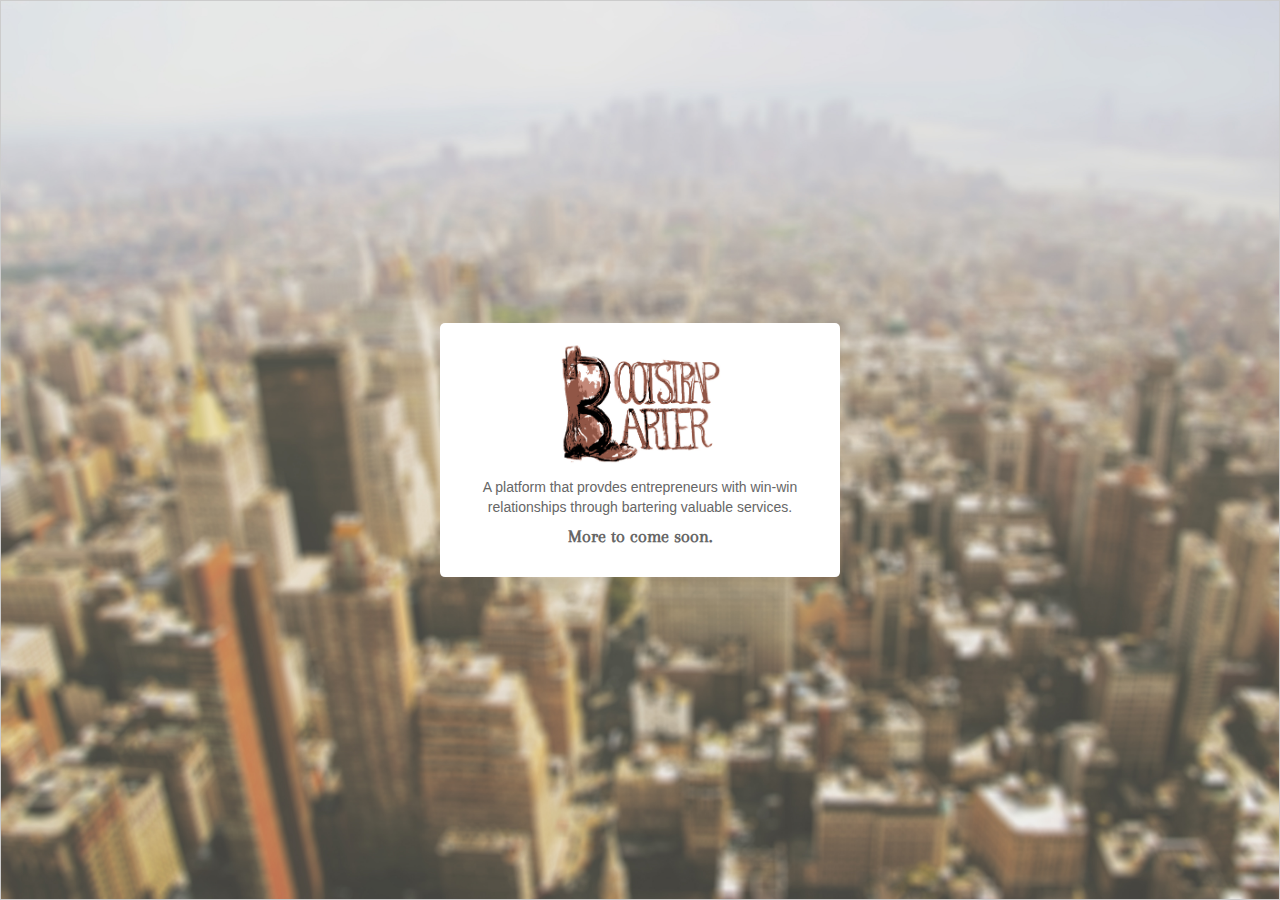
<file: index.html>
<!DOCTYPE html>
<!--[if lt IE 7]>      <html class="no-js lt-ie9 lt-ie8 lt-ie7"> <![endif]-->
<!--[if IE 7]>         <html class="no-js lt-ie9 lt-ie8"> <![endif]-->
<!--[if IE 8]>         <html class="no-js lt-ie9"> <![endif]-->
<!--[if gt IE 8]><!--> <html class="no-js"> <!--<![endif]-->
  <head>
  <meta charset="utf-8">
  <meta http-equiv="X-UA-Compatible" content="IE=edge,chrome=1">
  <title>Bootstrap Barter</title>
  <meta name="description" content="">
  <meta name="viewport" content="width=device-width, initial-scale=1">
  <link rel="stylesheet" href="css/bootstrap.min.css">
  <!-- <link rel="stylesheet" href="css/bootstrap-theme.min.css"> -->
  <link rel="stylesheet" href="css/jquery.tagsinput.css">
    <link href='http://fonts.googleapis.com/css?family=Domine|Elsie|Vidaloka|Marko+One|Trocchi|Arapey' rel='stylesheet' type='text/css'>
    <link href="//netdna.bootstrapcdn.com/font-awesome/4.0.3/css/font-awesome.css" rel="stylesheet">
    <link rel="stylesheet" href="css/tipsy.css">
    <link rel="stylesheet" href="css/main.css">
    <script src="js/vendor/modernizr-2.6.2-respond-1.1.0.min.js"></script>
  </head>
    <body class="is-front">
    <!--[if lt IE 7]>
    <p class="browsehappy">You are using an <strong>outdated</strong> browser. Please <a href="http://browsehappy.com/">upgrade your browser</a> to improve your experience.</p>
    <![endif]-->

        <div class="splash">
        <!-- search results-->
          <div class="login text-center">
            <a href="/" class="logo"></a>
            <p>A platform that provdes entrepreneurs with win-win relationships through bartering valuable services.</p>
            <!-- <ul class="list-inline">
                <li>
                  <a href="/search.html" class="linkedin"><i class="fa fa-linkedin-square"></i> Linkedin</a>
                </li>
                <li>
                  <a href="/search.html" class="twitter"><i class="fa fa-twitter"></i> Twitter</a></li>
                <li>
                  <a href="/search.html" class="facebook"><i class="fa fa-facebook-square"></i> Facebook</a>
                </li>
                <li>
                  <a href="/search.html" class="angellist">AngelList</a>
                </li>
                <li>
                  <a href="/search.html" class="google"><i class="fa fa-google-plus-square"></i> Google+</a>
                </li>
              </ul>
              <div class="seperator">or create an account</div>
            <form class="form-inline">
              <div class="control-row">
                <label for="email">Email Address</label>
                <input type="email" class="form-control" name="email"/>
              </div>
              <div class="control-row">
                <label for="email">Password</label>
                <input type="password" class="form-control" name="password"/>
              </div>
              <a href="/search.html" class="btn btn-block btn-lg btn-branded">Sign up</a>
              

            </form> -->
            <h4 class="text-center">More to come soon.</h4>
          </div>
                   
        </div> <!-- /container -->        <script src="//ajax.googleapis.com/ajax/libs/jquery/1.11.0/jquery.min.js"></script>
        <script>window.jQuery || document.write('<script src="js/vendor/jquery-1.11.0.min.js"><\/script>')</script>
        <script src="js/vendor/bootstrap.min.js"></script>
        <script src="js/jquery.tagsinput.js"></script>
        <script src="js/jquery.tipsy.js"></script>
        <script src="js/main.js"></script>
        <!-- Google Analytics: change UA-XXXXX-X to be your site's ID. -->
        <script>
          (function(i,s,o,g,r,a,m){i['GoogleAnalyticsObject']=r;i[r]=i[r]||function(){
          (i[r].q=i[r].q||[]).push(arguments)},i[r].l=1*new Date();a=s.createElement(o),
          m=s.getElementsByTagName(o)[0];a.async=1;a.src=g;m.parentNode.insertBefore(a,m)
          })(window,document,'script','//www.google-analytics.com/analytics.js','ga');

          ga('create', 'UA-49749052-1', 'bootstrapbarter.co');
          ga('send', 'pageview');

        </script>
      </body>
    </html>
</file>
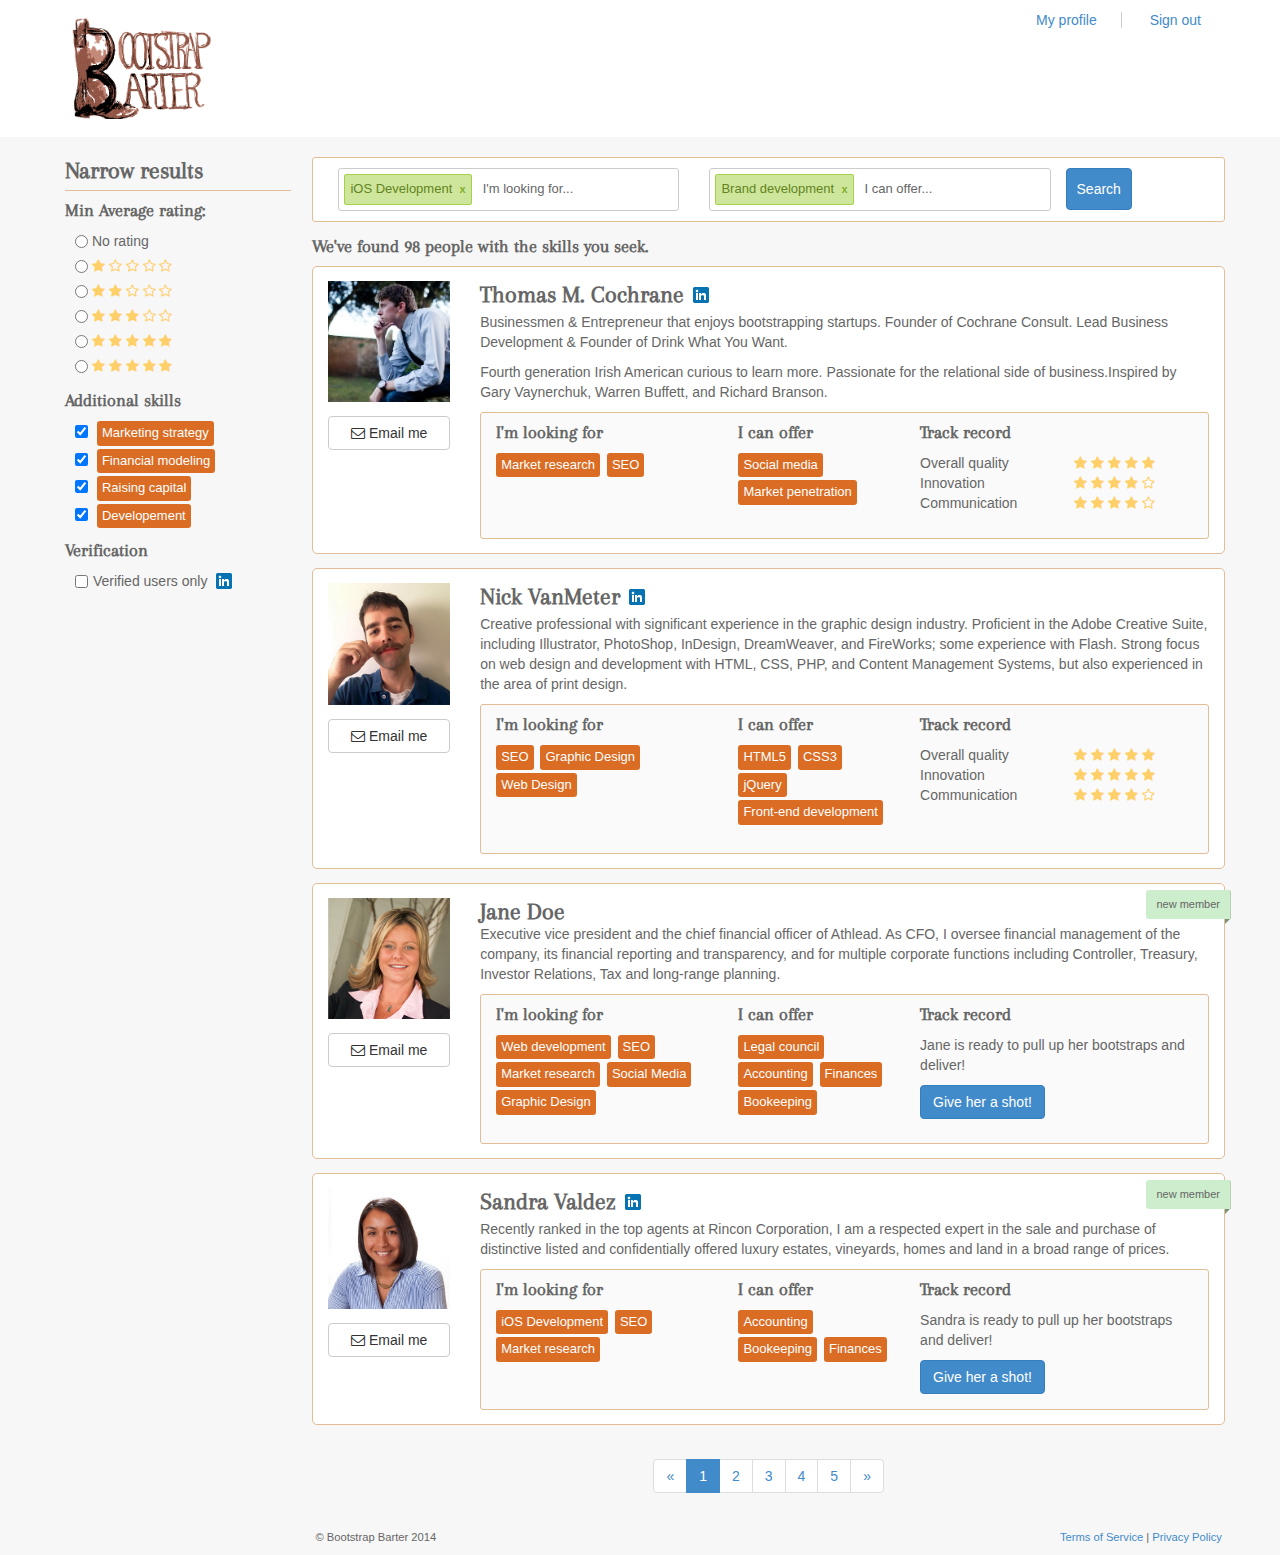
<file: search.html>
<!DOCTYPE html>
<!--[if lt IE 7]>      <html class="no-js lt-ie9 lt-ie8 lt-ie7"> <![endif]-->
<!--[if IE 7]>         <html class="no-js lt-ie9 lt-ie8"> <![endif]-->
<!--[if IE 8]>         <html class="no-js lt-ie9"> <![endif]-->
<!--[if gt IE 8]><!--> <html class="no-js"> <!--<![endif]-->
  <head>
  <meta charset="utf-8">
  <meta http-equiv="X-UA-Compatible" content="IE=edge,chrome=1">
  <title>Bootstrap Barter</title>
  <meta name="description" content="">
  <meta name="viewport" content="width=device-width, initial-scale=1">
  <link rel="stylesheet" href="css/bootstrap.min.css">
  <!-- <link rel="stylesheet" href="css/bootstrap-theme.min.css"> -->
  <link rel="stylesheet" href="css/jquery.tagsinput.css">
    <link href='http://fonts.googleapis.com/css?family=Domine|Elsie|Vidaloka|Marko+One|Trocchi|Arapey' rel='stylesheet' type='text/css'>
    <link href="//netdna.bootstrapcdn.com/font-awesome/4.0.3/css/font-awesome.css" rel="stylesheet">
    <link rel="stylesheet" href="css/tipsy.css">
    <link rel="stylesheet" href="css/main.css">
    <script src="js/vendor/modernizr-2.6.2-respond-1.1.0.min.js"></script>
  </head>
    <body>
    <!--[if lt IE 7]>
    <p class="browsehappy">You are using an <strong>outdated</strong> browser. Please <a href="http://browsehappy.com/">upgrade your browser</a> to improve your experience.</p>
    <![endif]-->
      <header>
        <div class="navbar " role="navigation">
          <div class="container">
            <div class="navbar-header">
            <button type="button" class="navbar-toggle" data-toggle="collapse" data-target=".navbar-collapse">
            <span class="sr-only">Toggle navigation</span>
            <span class="icon-bar"></span>
            <span class="icon-bar"></span>
            <span class="icon-bar"></span>
            </button>
            <a class="navbar-brand" id="logo" href="/"></a>
          </div>
            <nav class="collapse navbar-collapse bs-navbar-collapse" role="navigation">
              <!-- <ul class="nav navbar-nav">
                <li>
                <a href="#">Accellerant</a>
              </li>
                <li>
                <a href="#">Stories</a>
              </li>
                <li>
                <a href="#">Resources</a>
              </li>
            </ul> -->
            <ul class="list-inline pull-right user-tools">
              <li><a href="#">My profile</a></li>
              <li><a href="#">Sign out</a></li>
            </ul>
          </nav>
        </div>
      </header>
        <div class="container">
          <div class="row">
          
        </div>
        <!-- search results-->
          <div class="row">
            <div class="sidebar">
              <div class="filters">

             <h3>Narrow results</h3>
              <form>
                <h4>Min Average rating:</h4>
                <ul class="sub-form-list list-unstyled rating">
                  <li>
                    <input type="radio" name="rating" id="rating-0"/>
                    <label for="rating-0">No rating </label>
                  </li><li>
                    <input type="radio" name="rating" id="rating-1"/>
                    <label for="rating-1">
                      <i class="fa fa-star"></i>
                      <i class="fa fa-star-o"></i>
                      <i class="fa fa-star-o"></i>
                      <i class="fa fa-star-o"></i>
                      <i class="fa fa-star-o"></i>
                    </label>
                  </li>
                  <li>
                    <input type="radio" name="rating" id="rating-2"/>
                    <label for="rating-2">
                      <i class="fa fa-star"></i>
                      <i class="fa fa-star"></i>
                      <i class="fa fa-star-o"></i>
                      <i class="fa fa-star-o"></i>
                      <i class="fa fa-star-o"></i>
                    </label>
                  </li>
                  <li>
                    <input type="radio" name="rating" id="rating-3"/>
                    <label for="rating-3">
                      <i class="fa fa-star"></i>
                      <i class="fa fa-star"></i>
                      <i class="fa fa-star"></i>
                      <i class="fa fa-star-o"></i>
                      <i class="fa fa-star-o"></i>
                    </label>
                  </li>
                  <li>
                    <input type="radio" name="rating" id="rating-4"/>
                    <label for="rating-4">
                      <i class="fa fa-star"></i>
                      <i class="fa fa-star"></i>
                      <i class="fa fa-star"></i>
                      <i class="fa fa-star"></i>
                      <i class="fa fa-star"></i>
                    </label>
                  </li>
                  <li>
                    <input type="radio" name="rating" id="rating-5"/>
                    <label for="rating-5">
                      <i class="fa fa-star"></i>
                      <i class="fa fa-star"></i>
                      <i class="fa fa-star"></i>
                      <i class="fa fa-star"></i>
                      <i class="fa fa-star"></i>
                    </label>
                  </li>
                </ul>
                <h4>Additional skills</h4>
                  <ul class="sub-form-list list-unstyled">
                    <li>
                      <input type="checkbox" checked />
                      <label class="tag">Marketing strategy</label>
                    </li>
                    <li>
                      <input type="checkbox" checked />
                      <label class="tag">Financial modeling</label>
                    </li>
                    <li>
                      <input type="checkbox" checked />
                      <label class="tag">Raising capital</label>
                    </li>
                    <li>
                      <input type="checkbox" checked />
                      <label class="tag">Developement</label>
                    </li>
                  </ul>
                <h4>Verification</h4>
                <ul class="list-unstyled sub-form-list">
                  <li>
                    <input type="checkbox" id="verified-only"><label for="verified-only"><span class="verified">Verified users only</span>
                  </li>
                </ul>
              </form>
            </div>
          </div>
            <div id="main" class="sidebar-left ">
              <div class="col-lg-12 top-search">
                <form>
                  <div class="col-sm-5">
                  <input class="form-control make-tags" type="text" value="iOS Development" placeholder="I'm looking for..."/>
                </div>
                  <div class="col-sm-5">
                  <input class="form-control make-tags"  type="text" value="Brand development" placeholder="I can offer..."/>
                </div>
                <button name="search" class="btn btn-primary">Search</button>
              </form>
            </div>
            <h2>We've found <strong>98</strong> people with the skills you seek.</h2>
              <div class="results">
                <div class="row result">
                  <div class="profile-pic col-sm-2">
                    <img class="" src="../img/thomas.jpg"/>
                    <a href="mailto:bootmail-4382950589@bootstrapbarter.co" class="btn btn-default btn-block">
                      <i class="fa fa-envelope-o"></i> Email me</a>
                  </div>
                  <div class="col-sm-10 result-details">
                    <h3 class="verified tipsified" title="Verified user">Thomas M. Cochrane</h3>
                    <p class="profile">
                      Businessmen & Entrepreneur that enjoys bootstrapping startups. Founder of Cochrane Consult. Lead Business Development & Founder of Drink What You Want.</p>
                      <p>Fourth generation Irish American curious to learn more. Passionate for the relational side of business.Inspired by Gary Vaynerchuk, Warren Buffett, and Richard Branson. 
                       </p>
                    <div class="row card">
                      <div class="col-sm-4">
                        <h4>I'm looking for</h4>
                        <span class="tag">Market research</span>
                        <span class="tag">SEO</span>
                      </div>
                      <div class="col-sm-3">
                        <h4>I can offer</h4>
                          <ul class="list-unstyled">
                          <span class="tag">Social media</span>
                          <span class="tag">Market penetration</span>
                        </ul>
                      </div>
                      <div class="col-sm-5 track-record">
                        <h4>Track record</h4>
                          <ul>
                            <li>
                            <span class="faux-label">Overall quality</span>
                            <span class="rating">
                            <i class="fa fa-star"></i>
                            <i class="fa fa-star"></i>
                            <i class="fa fa-star"></i>
                            <i class="fa fa-star"></i>
                            <i class="fa fa-star"></i>
                            </span>
                            </li>
                              <li>
                              <span class="faux-label">Innovation</span>
                              <span class="rating">
                              <i class="fa fa-star"></i>
                              <i class="fa fa-star"></i>
                              <i class="fa fa-star"></i>
                              <i class="fa fa-star"></i>
                              <i class="fa fa-star-o"></i>
                              </span>
                            </li>
                              <li>
                              <span class="faux-label">Communication</span>
                              <span class="rating">
                              <i class="fa fa-star"></i>
                              <i class="fa fa-star"></i>
                              <i class="fa fa-star"></i>
                              <i class="fa fa-star"></i>
                              <i class="fa fa-star-o"></i>
                              </span>
                            </li>
                          </ul>
                      </div>
                    </div>
                </div>
              </div>
                <div class="row result">
                  <div class="profile-pic col-sm-2">
                    <img class="" src="../img/nick.jpg"/>
                    <a href="mailto:bootmail-4382950589@bootstrapbarter.co" class="btn btn-default btn-block">
                      <i class="fa fa-envelope-o"></i> Email me</a>
                  </div>
                  <div class="col-sm-10">
                  <h3 class="verified tipsified" title="Verified user">Nick VanMeter</h3>
                  <p class="profile">
                    Creative professional with significant experience in the graphic design industry. Proficient in the Adobe Creative Suite, including Illustrator, PhotoShop, InDesign, DreamWeaver, and FireWorks; some experience with Flash. Strong focus on web design and development with HTML, CSS, PHP, and Content Management Systems, but also experienced in the area of print design.
                  </p>
                  <div class="row card">
                    <div class="col-sm-4">
                    <h4>I'm looking for</h4>
                    <span class="tag">SEO</span>
                    <span class="tag">Graphic Design</span>
                    <span class="tag">Web Design</span>
                  </div>
                  <div class="col-sm-3">
                    <h4>I can offer</h4>
                      <ul class="list-unstyled">
                      <span class="tag">HTML5</span>
                      <span class="tag">CSS3</span>
                      <span class="tag">jQuery</span>
                      <span class="tag">Front-end development</span>
                    </ul>
                  </div>
                  <div class="col-sm-5 track-record">
                    <h4>Track record</h4>
                      <ul>
                        <li>
                        <span class="faux-label">Overall quality</span>
                        <span class="rating">
                        <i class="fa fa-star"></i>
                        <i class="fa fa-star"></i>
                        <i class="fa fa-star"></i>
                        <i class="fa fa-star"></i>
                        <i class="fa fa-star"></i>
                        </span>
                      </li>
                        <li>
                        <span class="faux-label">Innovation</span>
                        <span class="rating">
                        <i class="fa fa-star"></i>
                        <i class="fa fa-star"></i>
                        <i class="fa fa-star"></i>
                        <i class="fa fa-star"></i>
                        <i class="fa fa-star"></i>
                        </span>
                      </li>
                        <li>
                        <span class="faux-label">Communication</span>
                        <span class="rating">
                        <i class="fa fa-star"></i>
                        <i class="fa fa-star"></i>
                        <i class="fa fa-star"></i>
                        <i class="fa fa-star"></i>
                        <i class="fa fa-star-o"></i>
                        </span>
                      </li>
                    </ul>
                  </div>
                </div>
              </div>
            </div>
            <div class="row result">
              <span class="newbie">new member</span>
              <div class="profile-pic col-sm-2">
                    <img class="" src="../img/ceo.jpg"/>
                    <a href="mailto:bootmail-4382950589@bootstrapbarter.co" class="btn btn-default btn-block">
                      <i class="fa fa-envelope-o"></i> Email me</a>
                  </div>
              <div class="col-sm-10">
              <h3>Jane Doe</h3>
              <p class="profile">
              Executive vice president and the chief financial officer of Athlead. As CFO, I oversee financial management of the company, its financial reporting and transparency, and for multiple corporate functions including Controller, Treasury, Investor Relations, Tax and long-range planning.
              </p>
                <div class="row card">
                  <div class="col-sm-4">
                  <h4>I'm looking for</h4>
                  <span class="tag">Web development</span>
                  <span class="tag">SEO</span>
                  <span class="tag">Market research</span>
                  <span class="tag">Social Media</span>
                  <span class="tag">Graphic Design</span>
                </div>
                  <div class="col-sm-3">
                  <h4>I can offer</h4>
                    <ul class="list-unstyled">
                    <span class="tag">Legal council</span>
                    <span class="tag">Accounting</span>
                    <span class="tag">Finances</span>
                    <span class="tag">Bookeeping</span>
                  </ul>
                </div>
                <div class="col-sm-5 track-record">
                  <h4>Track record</h4>
                  <p>Jane is ready to pull up her bootstraps and deliver!</p>
                  <a class="text-centered btn btn-primary">Give her a shot!</a>
                </div>
              </div>
            </div>
            
          </div>
          <div class="row result">
            <span class="newbie">new member</span>

              <div class="profile-pic col-sm-2">
                    <img class="" src="../img/sandra.jpg"/>
                    <a href="mailto:bootmail-4382950589@bootstrapbarter.co" class="btn btn-default btn-block">
                      <i class="fa fa-envelope-o"></i> Email me</a>
                  </div>
              <div class="col-sm-10">
              <h3 class="verified">Sandra Valdez</h3>
              <p class="profile">
              Recently ranked in the top agents at Rincon Corporation, I am a respected expert in the sale and purchase of distinctive listed and confidentially offered luxury estates, vineyards, homes and land in a broad range of prices.
              </p>
                <div class="row card">
                  <div class="col-sm-4">
                  <h4>I'm looking for</h4>
                  <span class="tag">iOS Development</span>
                  <span class="tag">SEO</span>
                  <span class="tag">Market research</span>
                </div>
                  <div class="col-sm-3">
                  <h4>I can offer</h4>
                    <ul class="list-unstyled">
                    <span class="tag">Accounting</span>
                    <span class="tag">Bookeeping</span>
                    <span class="tag">Finances</span>
                  </ul>
                </div>
                <div class="col-sm-5 track-record">
                  <h4>Track record</h4>
                  <p>Sandra is ready to pull up her bootstraps and deliver!</p>
                  <a class="text-centered btn btn-primary">Give her a shot!</a>
                </div>
              </div>
            </div>
        </div>
        <div class="pager-footer">
          <ul class="pagination">
            <li><a href="#">&laquo;</a></li>
            <li class="active"><a href="#">1</a></li>
            <li><a href="#">2</a></li>
            <li><a href="#">3</a></li>
            <li><a href="#">4</a></li>
            <li><a href="#">5</a></li>
            <li><a href="#">&raquo;</a></li>
          </ul>
        </div>
         <footer>
          <p>&copy; Bootstrap Barter 2014<span class="pull-right"> <a href="#">Terms of Service</a> | <a href="#">Privacy Policy</a></span></p>
        </footer>
      </div>

    </div>
        
         
        </div> <!-- /container -->        <script src="//ajax.googleapis.com/ajax/libs/jquery/1.11.0/jquery.min.js"></script>
        <script>window.jQuery || document.write('<script src="js/vendor/jquery-1.11.0.min.js"><\/script>')</script>
        <script src="js/vendor/bootstrap.min.js"></script>
        <script src="js/jquery.tagsinput.js"></script>
        <script src="js/jquery.tipsy.js"></script>
        <script src="js/main.js"></script>
        <!-- Google Analytics: change UA-XXXXX-X to be your site's ID. -->
        <script>
        (function(b,o,i,l,e,r){b.GoogleAnalyticsObject=l;b[l]||(b[l]=
        function(){(b[l].q=b[l].q||[]).push(arguments)});b[l].l=+new Date;
        e=o.createElement(i);r=o.getElementsByTagName(i)[0];
        e.src='//www.google-analytics.com/analytics.js';
        r.parentNode.insertBefore(e,r)}(window,document,'script','ga'));
        ga('create','UA-XXXXX-X');ga('send','pageview');
        </script>
      </body>
    </html>
</file>
<file: css/tipsy.css>
.tipsy { font-size: 10px; position: absolute; padding: 5px; z-index: 100000; }
  .tipsy-inner { background-color: #000; color: #FFF; max-width: 200px; padding: 5px 8px 4px 8px; text-align: center; }

  /* Rounded corners */
  .tipsy-inner { border-radius: 3px; -moz-border-radius: 3px; -webkit-border-radius: 3px; }
  
  /* Uncomment for shadow */
  /*.tipsy-inner { box-shadow: 0 0 5px #000000; -webkit-box-shadow: 0 0 5px #000000; -moz-box-shadow: 0 0 5px #000000; }*/
  
  .tipsy-arrow { position: absolute; width: 0; height: 0; line-height: 0; border: 5px dashed #000; }
  
  /* Rules to colour arrows */
  .tipsy-arrow-n { border-bottom-color: #000; }
  .tipsy-arrow-s { border-top-color: #000; }
  .tipsy-arrow-e { border-left-color: #000; }
  .tipsy-arrow-w { border-right-color: #000; }
  
	.tipsy-n .tipsy-arrow { top: 0px; left: 50%; margin-left: -5px; border-bottom-style: solid; border-top: none; border-left-color: transparent; border-right-color: transparent; }
    .tipsy-nw .tipsy-arrow { top: 0; left: 10px; border-bottom-style: solid; border-top: none; border-left-color: transparent; border-right-color: transparent;}
    .tipsy-ne .tipsy-arrow { top: 0; right: 10px; border-bottom-style: solid; border-top: none;  border-left-color: transparent; border-right-color: transparent;}
  .tipsy-s .tipsy-arrow { bottom: 0; left: 50%; margin-left: -5px; border-top-style: solid; border-bottom: none;  border-left-color: transparent; border-right-color: transparent; }
    .tipsy-sw .tipsy-arrow { bottom: 0; left: 10px; border-top-style: solid; border-bottom: none;  border-left-color: transparent; border-right-color: transparent; }
    .tipsy-se .tipsy-arrow { bottom: 0; right: 10px; border-top-style: solid; border-bottom: none; border-left-color: transparent; border-right-color: transparent; }
  .tipsy-e .tipsy-arrow { right: 0; top: 50%; margin-top: -5px; border-left-style: solid; border-right: none; border-top-color: transparent; border-bottom-color: transparent; }
  .tipsy-w .tipsy-arrow { left: 0; top: 50%; margin-top: -5px; border-right-style: solid; border-left: none; border-top-color: transparent; border-bottom-color: transparent; }
</file>
<file: css/main.css>
#logo{background:url(../img/logo.jpg) center center no-repeat;width:142px;height:101px;background-size:100%;margin:1em 0}.btn.btn-branded{background-color:#da6c24;color:#FFF}body{background:#f7f7f7;color:#666}h1,h2,h3,h4{font-weight:bold;font-family:'Arapey',serif}header{background:#FFF;margin-bottom:20px}header .navbar{margin-bottom:0;border:0}.top-search{background:#FFF;border:1px solid #e2bd95;padding:10px;border-radius:3px;margin-bottom:1em}.top-search button{padding:10px}#main{width:78%;float:left}#main h2{margin-top:0;font-size:1.3em}.card{border:1px solid #e2bd95;margin:0;border-radius:3px;background:rgba(248,248,248,0.65);padding-bottom:15px}.result{margin-bottom:1em;padding-bottom:1em;position:relative}.result h3{margin:0}.result h3.verified{background:url(../img/linkedin.png) right 6px no-repeat;display:inline-block;font-weight:bold;-webkit-font-smoothing:antialiased;padding-right:25px;cursor:pointer;margin-bottom:5px}.result:last-child{border-bottom-width:0}.sidebar{width:21%;float:left;margin-right:1%;padding:0 10px 10px;border-radius:5px}.sidebar h3{margin-top:0;border-bottom:1px solid #e2bd95;padding-bottom:7px}.sidebar ul{padding-left:10px}.sidebar .sub-form-list input[type='checkbox']{margin-right:5px}.sidebar .sub-form-list label{vertical-align:top;font-weight:normal}.sidebar .sub-form-list label .verified{background:url(../img/linkedin.png) right center no-repeat;display:inline-block;-webkit-font-smoothing:antialiased;padding-right:25px;cursor:pointer;margin-bottom:5px}.pager-footer{text-align:center}.result .tag,.sidebar .tag{background:#da6c24;padding:3px 5px;display:inline-block;white-space:nowrap;border-radius:3px;color:#FFF;font-size:13px;margin:0 3px 3px 0}.track-record ul{list-style-type:none;padding:0}.track-record .faux-label{display:inline-block;width:55%}.profile-pic img{max-width:100%}.profile-pic .btn{margin-top:1em}#main .results .result{background:#FFF;padding:20px;border-radius:5px;border:1px solid #e2bd95;margin:0 0 1em 0;padding:1em 0}.user-tools{margin-right:-30px;border-radius:0 0 5px 5px;overflow:hidden}.user-tools li{padding:0}.user-tools li:after{content:'';border-right:1px solid #ccc}.user-tools li:last-child:after{display:none}.user-tools li a{display:inline-block;padding:0 1em;margin:10px}.rating{color:#ffcf69}.rating label{cursor:pointer}.rating label[for="rating-0"]{color:#666}.newbie{position:absolute;background:#cdeecd;padding:7px 10px;right:-7px;border-radius:3px 3px 0 3px;top:6px;font-size:11px;border-right:1px solid #b3d1b3}.newbie:after{content:"";position:absolute;border:10px solid rgba(0,0,0,0);border-left-color:#7c927c;right:-10px;bottom:-10px;z-index:-4}footer{margin-top:1em;padding:0 3px;font-size:.8em}div.tagsinput{min-height:0!important;padding-bottom:0;cursor:text;border-radius:3px;width:100%!important}div.tagsinput input{width:100%;margin-right:0;max-width:133px}html,body{height:100%;min-height:100%}.splash{height:100%;background:url(../img/splash2.jpg);background-size:cover;border:1px solid #ccc;padding:10px}.splash .form-inline label{width:30%;display:inline-block;margin-right:1%}.splash .form-inline input{width:67%}.splash .login{position:absolute;left:0;right:0;margin:0 auto;width:400px;max-width:95%;background:#FFF;top:50%;max-height:95%;overflow:auto;-webkit-transform:translateY(-50%);border-radius:5px;padding:20px}.splash .login .logo{background:url(../img/logo.jpg) center center no-repeat;width:45%;height:120px;display:block;background-size:100%;margin:auto;margin-bottom:1em}.splash .login ul{overflow:hidden;margin:0}.splash .login li{width:50%;float:left;margin-bottom:10px}.splash .login li i{font-size:18px;vertical-align:middle;margin-right:5px}.splash .login li:first-child{width:100%}.splash .login li a{cursor:pointer;background:#ccc;display:block;padding:8px 2px;border-radius:4px;text-align:center}.splash .login li a:hover{text-decoration:none}.splash .login li a.facebook{background:#3b5998;border:1px solid #3b5998;color:#FFF}.splash .login li a.facebook:hover{background-color:#2d4373}.splash .login li a.twitter{background:#3cf;color:#fff;border:1px solid #00bfff}.splash .login li a.twitter:hover{background-color:#00bfff}.splash .login li a.linkedin{background:#4875b4;color:white;border:1px solid #395d90}.splash .login li a.linkedin:hover{background-color:#395d90}.splash .login li a.google{background:#c63d2d;color:white;border:1px solid #9c3024}.splash .login li a.google:hover{background-color:#9c3024}.splash .login li a.angellist{border:1px solid #9b9b9b;color:#000;background:#fff url(../img/angellist.jpg) 38px center no-repeat;background-size:23px;padding-left:18px}.splash .login li a.angellist:hover{border-color:#000}.splash .login li a.aboutme{background:#00405d;color:#fc3}.splash .seperator{margin-bottom:1em;display:block;position:relative;text-align:center;background:#FFF}.splash .seperator:before,.splash .seperator:after{content:'';position:absolute;top:50%;border-top:1px solid #ccc;left:0;width:25%}.splash .seperator:after{right:0;left:auto}.control-row{margin-bottom:1em}
</file>
